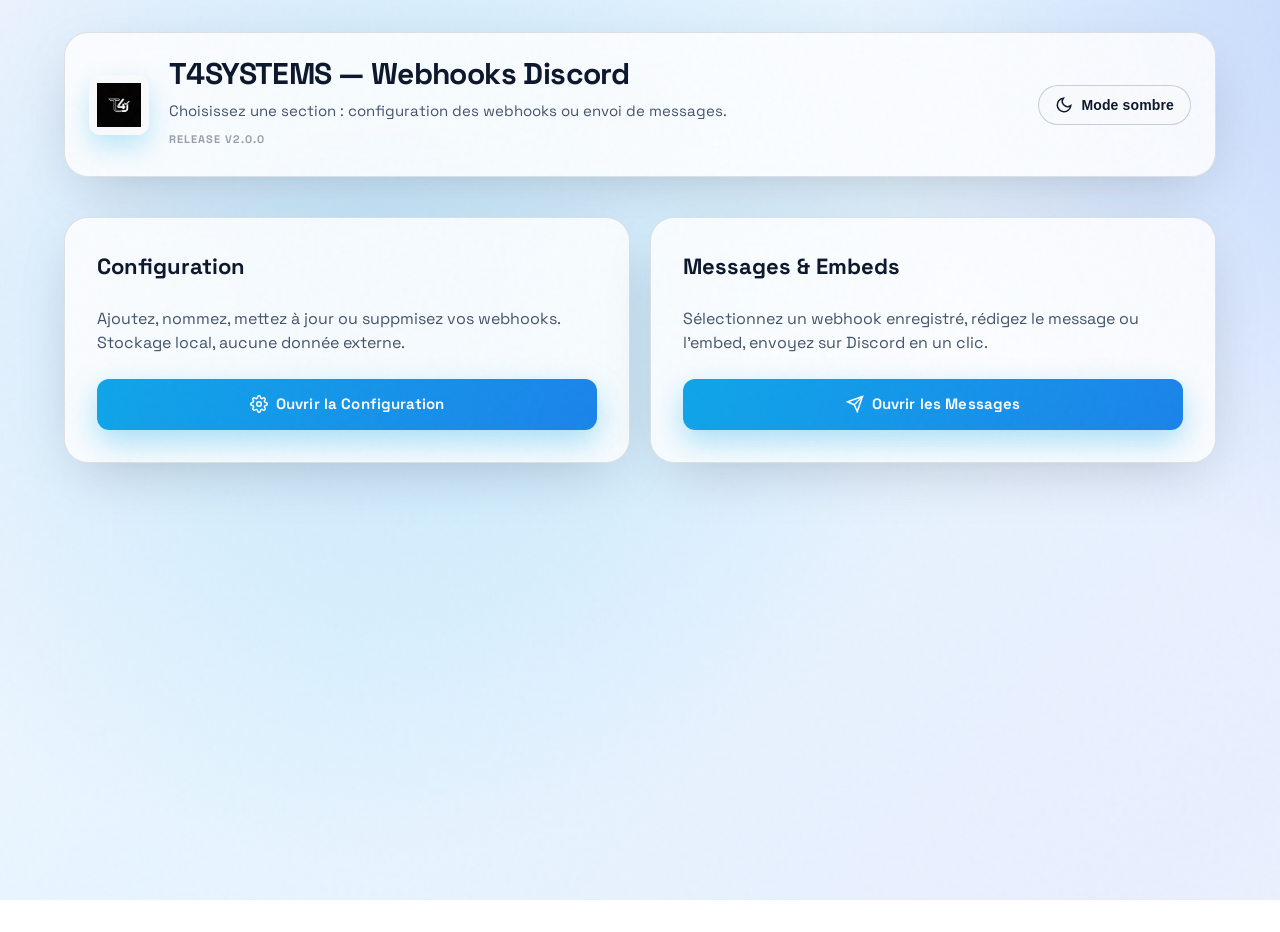
<file: index.html>
<!DOCTYPE html>
<html lang="fr">
<head>
  <meta charset="UTF-8">
  <title>T4SYSTEMS — Hub Webhooks</title>
  <link rel="stylesheet" href="assets/styles/shared.css">
  <script>
    (function() {
      const theme = localStorage.getItem('te_theme') || 'light';
      document.documentElement.setAttribute('data-theme', theme);
      document.addEventListener('DOMContentLoaded', () => {
        const btn = document.getElementById('themeToggle');
        if (!btn) return;
        const setLabel = (t) => {
          btn.innerHTML = t === 'light' 
            ? '<svg width="18" height="18" fill="none" stroke="currentColor" stroke-width="2" viewBox="0 0 24 24"><path d="M21 12.79A9 9 0 1111.21 3 7 7 0 0021 12.79z"></path></svg> Mode sombre' 
            : '<svg width="18" height="18" fill="none" stroke="currentColor" stroke-width="2" viewBox="0 0 24 24"><circle cx="12" cy="12" r="5"></circle><line x1="12" y1="1" x2="12" y2="3"></line><line x1="12" y1="21" x2="12" y2="23"></line><line x1="4.22" y1="4.22" x2="5.64" y2="5.64"></line><line x1="18.36" y1="18.36" x2="19.78" y2="19.78"></line><line x1="1" y1="12" x2="3" y2="12"></line><line x1="21" y1="12" x2="23" y2="12"></line><line x1="4.22" y1="19.78" x2="5.64" y2="18.36"></line><line x1="18.36" y1="5.64" x2="19.78" y2="4.22"></line></svg> Mode clair';
        };
        setLabel(theme);
        btn.onclick = () => {
          const current = document.documentElement.getAttribute('data-theme') === 'dark' ? 'dark' : 'light';
          const next = current === 'light' ? 'dark' : 'light';
          document.documentElement.setAttribute('data-theme', next);
          document.body.setAttribute('data-theme', next);
          localStorage.setItem('te_theme', next);
          setLabel(next);
        };
      });
    })();
  </script>
</head>
<body>
  <div class="page">
    <header>
      <div class="badge"><div class="site-logo"></div></div>
      <div>
        <h1>T4SYSTEMS — Webhooks Discord</h1>
        <p class="sub">Choisissez une section : configuration des webhooks ou envoi de messages.</p>
        <p style="opacity: 0.4; font-size: 11px; margin-top: 8px; font-family: var(--font-head); font-weight: 700; letter-spacing: 1px;">RELEASE V2.0.0</p>
      </div>
      <button class="theme-toggle" id="themeToggle">
        <svg width="18" height="18" fill="none" stroke="currentColor" stroke-width="2" viewBox="0 0 24 24"><path d="M21 12.79A9 9 0 1111.21 3 7 7 0 0021 12.79z"></path></svg> Mode sombre
      </button>
    </header>

    <div class="grid grid-2">
      <div class="card stagger-1">
        <h3>Configuration</h3>
        <p>Ajoutez, nommez, mettez à jour ou suppmisez vos webhooks. Stockage local, aucune donnée externe.</p>
        <a class="button" href="pages/config.html">
          <svg width="18" height="18" fill="none" stroke="currentColor" stroke-width="2" viewBox="0 0 24 24"><circle cx="12" cy="12" r="3"></circle><path d="M19.4 15a1.65 1.65 0 00.33 1.82l.06.06a2 2 0 010 2.83 2 2 0 01-2.83 0l-.06-.06a1.65 1.65 0 00-1.82-.33 1.65 1.65 0 00-1 1.51V21a2 2 0 01-2 2 2 2 0 01-2-2v-.09A1.65 1.65 0 009 19.4a1.65 1.65 0 00-1.82.33l-.06.06a2 2 0 01-2.83 0 2 2 0 010-2.83l.06-.06a1.65 1.65 0 00.33-1.82 1.65 1.65 0 00-1.51-1H3a2 2 0 01-2-2 2 2 0 012-2h.09A1.65 1.65 0 004.6 9a1.65 1.65 0 00-.33-1.82l-.06-.06a2 2 0 010-2.83 2 2 0 012.83 0l.06.06a1.65 1.65 0 001.82.33H9a1.65 1.65 0 001-1.51V3a2 2 0 012-2 2 2 0 012 2v.09a1.65 1.65 0 001 1.51 1.65 1.65 0 001.82-.33l.06-.06a2 2 0 012.83 0 2 2 0 010 2.83l-.06.06a1.65 1.65 0 00-.33 1.82V9a1.65 1.65 0 001.51 1H21a2 2 0 012 2 2 2 0 01-2 2h-.09a1.65 1.65 0 00-1.51 1z"></path></svg>
          Ouvrir la Configuration
        </a>
      </div>
      <div class="card stagger-2">
        <h3>Messages & Embeds</h3>
        <p>Sélectionnez un webhook enregistré, rédigez le message ou l'embed, envoyez sur Discord en un clic.</p>
        <a class="button" href="pages/message.html">
          <svg width="18" height="18" fill="none" stroke="currentColor" stroke-width="2" viewBox="0 0 24 24"><path d="M22 2L11 13"></path><path d="M22 2l-7 20-4-9-9-4 20-7z"></path></svg>
          Ouvrir les Messages
        </a>
      </div>
    </div>
  </div>
</body>
</html>
</file>
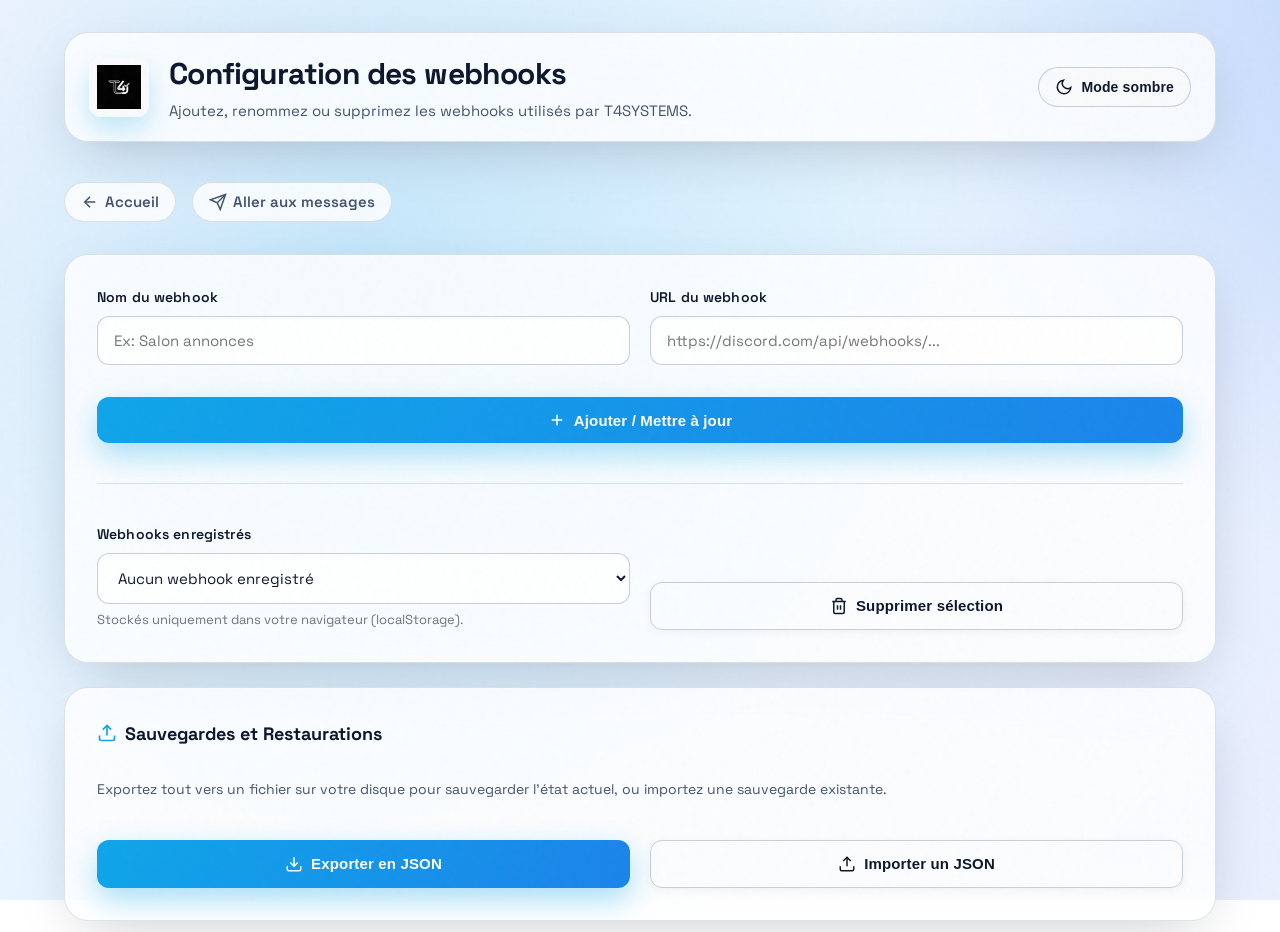
<file: pages/config.html>
<!DOCTYPE html>
<html lang="fr">
<head>
  <meta charset="UTF-8">
  <title>T4SYSTEMS — Configuration Webhooks</title>
  <link rel="stylesheet" href="../assets/styles/shared.css">
  <script>
    (function() {
      const theme = localStorage.getItem('te_theme') || 'light';
      document.documentElement.setAttribute('data-theme', theme);
      document.addEventListener('DOMContentLoaded', () => {
        const btn = document.getElementById('themeToggle');
        if (!btn) return;
        const setLabel = (t) => {
          btn.innerHTML = t === 'light' 
            ? '<svg width="18" height="18" fill="none" stroke="currentColor" stroke-width="2" viewBox="0 0 24 24"><path d="M21 12.79A9 9 0 1111.21 3 7 7 0 0021 12.79z"></path></svg> Mode sombre' 
            : '<svg width="18" height="18" fill="none" stroke="currentColor" stroke-width="2" viewBox="0 0 24 24"><circle cx="12" cy="12" r="5"></circle><line x1="12" y1="1" x2="12" y2="3"></line><line x1="12" y1="21" x2="12" y2="23"></line><line x1="4.22" y1="4.22" x2="5.64" y2="5.64"></line><line x1="18.36" y1="18.36" x2="19.78" y2="19.78"></line><line x1="1" y1="12" x2="3" y2="12"></line><line x1="21" y1="12" x2="23" y2="12"></line><line x1="4.22" y1="19.78" x2="5.64" y2="18.36"></line><line x1="18.36" y1="5.64" x2="19.78" y2="4.22"></line></svg> Mode clair';
        };
        setLabel(theme);
        btn.onclick = () => {
          const current = document.documentElement.getAttribute('data-theme') === 'dark' ? 'dark' : 'light';
          const next = current === 'light' ? 'dark' : 'light';
          document.documentElement.setAttribute('data-theme', next);
          document.body.setAttribute('data-theme', next);
          localStorage.setItem('te_theme', next);
          setLabel(next);
        };
      });
    })();
  </script>
</head>
<body>
  <div class="page">
    <header>
      <div class="badge"><div class="site-logo"></div></div>
      <div>
        <h1>Configuration des webhooks</h1>
        <p class="sub">Ajoutez, renommez ou supprimez les webhooks utilisés par T4SYSTEMS.</p>
      </div>
      <button class="theme-toggle" id="themeToggle">
        <svg width="18" height="18" fill="none" stroke="currentColor" stroke-width="2" viewBox="0 0 24 24"><path d="M21 12.79A9 9 0 1111.21 3 7 7 0 0021 12.79z"></path></svg> Mode sombre
      </button>
    </header>

    <div class="grid" style="gap:24px;">
      <div class="top-actions stagger-1">
        <a href="../index.html">
          <svg width="18" height="18" fill="none" stroke="currentColor" stroke-width="2" viewBox="0 0 24 24"><line x1="19" y1="12" x2="5" y2="12"></line><polyline points="12 19 5 12 12 5"></polyline></svg>
          Accueil
        </a>
        <a href="message.html">
          <svg width="18" height="18" fill="none" stroke="currentColor" stroke-width="2" viewBox="0 0 24 24"><path d="M22 2L11 13"></path><path d="M22 2l-7 20-4-9-9-4 20-7z"></path></svg>
          Aller aux messages
        </a>
      </div>

      <div class="card stagger-2">
        <div class="grid grid-2">
          <div>
            <label>Nom du webhook</label>
            <input id="whName" placeholder="Ex: Salon annonces">
          </div>
          <div>
            <label>URL du webhook</label>
            <input id="whUrl" placeholder="https://discord.com/api/webhooks/...">
          </div>
        </div>
        <div class="row" style="margin-top:8px;">
          <button id="addWh">
            <svg width="18" height="18" fill="none" stroke="currentColor" stroke-width="2" viewBox="0 0 24 24"><line x1="12" y1="5" x2="12" y2="19"></line><line x1="5" y1="12" x2="19" y2="12"></line></svg>
            Ajouter / Mettre à jour
          </button>
        </div>
        
        <hr style="border:0; border-top:1px solid var(--panel-border); margin: 16px 0;">
        
        <div class="grid grid-2" style="align-items: end;">
          <div>
            <label>Webhooks enregistrés</label>
            <select id="whSelect"></select>
            <div style="color: var(--text-muted); font-size: 13px; margin-top:6px;">Stockés uniquement dans votre navigateur (localStorage).</div>
          </div>
          <div class="row">
            <button class="btn-secondary" id="delWh">
              <svg width="18" height="18" fill="none" stroke="currentColor" stroke-width="2" viewBox="0 0 24 24"><polyline points="3 6 5 6 21 6"></polyline><path d="M19 6v14a2 2 0 01-2 2H7a2 2 0 01-2-2V6m3 0V4a2 2 0 012-2h4a2 2 0 012 2v2"></path><line x1="10" y1="11" x2="10" y2="17"></line><line x1="14" y1="11" x2="14" y2="17"></line></svg>
              Supprimer sélection
            </button>
          </div>
        </div>
        
        <div id="status" class="status"></div>
      </div>
      
      <div class="card stagger-3">
        <h3 style="margin: 0 0 16px 0; font-family: var(--font-head); font-size: 18px; display: flex; align-items: center; gap: 8px;">
          <svg width="20" height="20" fill="none" stroke="currentColor" stroke-width="2" viewBox="0 0 24 24" style="color: var(--accent);"><path d="M21 15v4a2 2 0 01-2 2H5a2 2 0 01-2-2v-4"></path><polyline points="17 8 12 3 7 8"></polyline><line x1="12" y1="3" x2="12" y2="15"></line></svg>
          Sauvegardes et Restaurations
        </h3>
        <p style="color: var(--text-secondary); margin-top: -8px; margin-bottom: 16px; font-size: 14px;">
          Exportez tout vers un fichier sur votre disque pour sauvegarder l'état actuel, ou importez une sauvegarde existante.
        </p>
        <div class="grid grid-2">
          <button class="button" id="exportBtn">
            <svg width="18" height="18" fill="none" stroke="currentColor" stroke-width="2" viewBox="0 0 24 24"><path d="M21 15v4a2 2 0 01-2 2H5a2 2 0 01-2-2v-4"></path><polyline points="7 10 12 15 17 10"></polyline><line x1="12" y1="15" x2="12" y2="3"></line></svg>
            Exporter en JSON
          </button>
          
          <button class="btn-secondary" id="importBtn" style="display:flex; justify-content:center; align-items:center; cursor:pointer;">
            <svg width="18" height="18" fill="none" stroke="currentColor" stroke-width="2" viewBox="0 0 24 24"><path d="M21 15v4a2 2 0 01-2 2H5a2 2 0 01-2-2v-4"></path><polyline points="17 8 12 3 7 8"></polyline><line x1="12" y1="3" x2="12" y2="15"></line></svg>
            Importer un JSON
          </button>
          <input type="file" id="fileInput" accept=".json" style="display:none;">
        </div>
      </div>
    </div>
  </div>

  <div class="toast-container" id="toastContainer"></div>

  <script>
    const $ = id => document.getElementById(id);
    const LS_KEY = "webhooks";
    const WEBHOOK_RE = /^https?:\/\/(?:ptb\.|canary\.)?discord\.com\/api\/webhooks\/\d+\/[A-Za-z0-9_-]+$/;

    function spawnToast(msg, type="ok") {
      const variant = type === "err" ? "err" : "ok";
      const container = $("toastContainer");
      const toast = document.createElement("div");
      toast.className = `toast ${variant}`;
      
      const icon = variant === "ok" 
        ? '<svg class="toast-icon" fill="none" stroke="currentColor" stroke-width="2" viewBox="0 0 24 24"><path d="M22 11.08V12a10 10 0 11-5.93-9.14"></path><polyline points="22 4 12 14.01 9 11.01"></polyline></svg>'
        : '<svg class="toast-icon" fill="none" stroke="currentColor" stroke-width="2" viewBox="0 0 24 24"><circle cx="12" cy="12" r="10"></circle><line x1="15" y1="9" x2="9" y2="15"></line><line x1="9" y1="9" x2="15" y2="15"></line></svg>';
      
      toast.innerHTML = `${icon}<span>${msg}</span>`;
      container.appendChild(toast);
      
      setTimeout(() => {
        toast.classList.add("fadeOut");
        setTimeout(() => toast.remove(), 500);
      }, 4000);
    }

    function loadWebhooks() {
      const data = JSON.parse(localStorage.getItem(LS_KEY) || "[]");
      const sel = $("whSelect");
      sel.innerHTML = "";
      if (!data.length) {
        const opt = document.createElement("option");
        opt.text = "Aucun webhook enregistré";
        opt.value = "";
        sel.add(opt);
      } else {
        data.forEach(({name,url}) => {
          const opt = document.createElement("option");
          opt.text = name;
          opt.value = url;
          sel.add(opt);
        });
      }
    }

    function validateWebhook(url) {
      return WEBHOOK_RE.test(url);
    }

    function saveWebhook(name, url) {
      const list = JSON.parse(localStorage.getItem(LS_KEY) || "[]");
      const existing = list.find(w => w.name === name);
      if (existing) existing.url = url; else list.push({name,url});
      localStorage.setItem(LS_KEY, JSON.stringify(list));
      loadWebhooks();
      $("whSelect").value = url;
    }

    function deleteWebhook(url) {
      const list = JSON.parse(localStorage.getItem(LS_KEY) || "[]")
        .filter(w => w.url !== url);
      localStorage.setItem(LS_KEY, JSON.stringify(list));
      loadWebhooks();
    }

    $("addWh").onclick = () => {
      const name = $("whName").value.trim();
      const url = $("whUrl").value.trim();
      if (!name || !url) return spawnToast("Nom et URL sont requis.", "err");
      if (!validateWebhook(url)) return spawnToast("URL du webhook invalide.", "err");
      saveWebhook(name, url);
      spawnToast("Webhook enregistré.");
      $("whName").value = "";
      $("whUrl").value = "";
    };

    $("delWh").onclick = () => {
      const url = $("whSelect").value;
      if (!url) return spawnToast("Choisissez un webhook à supprimer.", "err");
      deleteWebhook(url);
      spawnToast("Webhook supprimé.");
    };

    $("exportBtn").onclick = () => {
      const state = {
        webhooks: JSON.parse(localStorage.getItem(LS_KEY) || "[]"),
        te_templates: JSON.parse(localStorage.getItem("te_templates") || "[]")
      };
      
      const dataStr = "data:text/json;charset=utf-8," + encodeURIComponent(JSON.stringify(state, null, 2));
      const downloadAnchor = document.createElement("a");
      downloadAnchor.setAttribute("href", dataStr);
      downloadAnchor.setAttribute("download", `t4systems-backup.json`);
      document.body.appendChild(downloadAnchor);
      downloadAnchor.click();
      downloadAnchor.remove();
      
      spawnToast("Sauvegarde exportée avec succès !");
    };

    $("importBtn").onclick = () => $("fileInput").click();

    $("fileInput").onchange = (e) => {
      const file = e.target.files[0];
      if (!file) return;
      
      const reader = new FileReader();
      reader.onload = (event) => {
        try {
          const data = JSON.parse(event.target.result);
          if (data.webhooks) localStorage.setItem(LS_KEY, JSON.stringify(data.webhooks));
          if (data.te_templates) localStorage.setItem("te_templates", JSON.stringify(data.te_templates));
          loadWebhooks();
          spawnToast("Données importées avec succès !");
        } catch (err) {
          spawnToast("Erreur : fichier JSON invalide ou corrompu.", false);
        }
        $("fileInput").value = "";
      };
      reader.readAsText(file);
    };

    loadWebhooks();
  </script>
</body>
</html>
</file>
<file: assets/styles/shared.css>
@import url('https://fonts.googleapis.com/css2?family=Space+Grotesk:wght@400;500;600;700&family=Inter:wght@400;500;600&display=swap');

:root {
  /* Typography */
  --font-sans: 'Space Grotesk', 'Inter', system-ui, -apple-system, sans-serif;
  --font-head: 'Space Grotesk', var(--font-sans);

  /* Light Theme Colors */
  --bg-1: #f4f6fb;
  --bg-2: #e9efff;
  --bg-3: #e7f5ff;
  --bg-4: #f7f7ff;
  
  --panel-bg: rgba(255, 255, 255, 0.82);
  --panel-sub-bg: rgba(248, 250, 252, 0.9);
  --panel-border: rgba(99, 115, 129, 0.2);
  --panel-shadow: 0 18px 60px -20px rgba(15, 23, 42, 0.25);

  --text-primary: #0b162b;
  --text-secondary: #42526b;
  --text-muted: #6b7280;

  --accent: #0ea5e9;
  --accent-hover: #0284c7;
  --accent-light: rgba(14, 165, 233, 0.12);
  --accent-gradient: linear-gradient(120deg, #0ea5e9 0%, #2563eb 100%);
  --accent-glow: rgba(14, 165, 233, 0.35);

  --field-bg: rgba(255, 255, 255, 0.85);
  --field-border: rgba(148, 163, 184, 0.5);
  --field-border-focus: #0ea5e9;

  --status-ok-bg: #e8fff6;
  --status-ok-border: #a4f3ce;
  --status-ok-text: #0f5132;
  --status-err-bg: #fff1f2;
  --status-err-border: #fecdd3;
  --status-err-text: #9f1239;

  --radius-sm: 8px;
  --radius-md: 12px;
  --radius-lg: 18px;
  --radius-xl: 24px;

  --logo-url: url('../images/logo-dark.png');
}

html[data-theme="dark"] {
  /* Dark Theme Colors */
  --bg-1: #060915;
  --bg-2: #0c1224;
  --bg-3: #0b1d32;
  --bg-4: #0d203a;
  
  --panel-bg: rgba(15, 23, 42, 0.65);
  --panel-sub-bg: rgba(20, 32, 54, 0.8);
  --panel-border: rgba(255, 255, 255, 0.08);
  --panel-shadow: 0 28px 80px -24px rgba(0, 0, 0, 0.7);

  --text-primary: #e8edf5;
  --text-secondary: #c1c8d6;
  --text-muted: #9aa6be;

  --accent: #38bdf8;
  --accent-hover: #0ea5e9;
  --accent-light: rgba(56, 189, 248, 0.18);
  --accent-gradient: linear-gradient(135deg, #38bdf8 0%, #1d4ed8 100%);
  --accent-glow: rgba(56, 189, 248, 0.45);

  --field-bg: rgba(12, 18, 36, 0.7);
  --field-border: rgba(78, 93, 120, 0.7);
  --field-border-focus: #38bdf8;

  --status-ok-bg: rgba(12, 92, 58, 0.35);
  --status-ok-border: #22c55e;
  --status-ok-text: #c5f5d6;
  --status-err-bg: rgba(112, 26, 45, 0.35);
  --status-err-border: #ef4444;
  --status-err-text: #fecdd3;
}

* { box-sizing: border-box; }

body {
  margin: 0; 
  min-height: 100vh; 
  background: radial-gradient(circle at 20% 20%, rgba(14,165,233,0.18), transparent 35%),
              radial-gradient(circle at 80% 0%, rgba(37,99,235,0.20), transparent 30%),
              linear-gradient(-45deg, var(--bg-1), var(--bg-2), var(--bg-3), var(--bg-4));
  background-size: 140% 140%;
  animation: gradientBG 18s ease infinite;
  background-attachment: fixed;
  color: var(--text-primary);
  font-family: var(--font-sans);
  line-height: 1.5;
  -webkit-font-smoothing: antialiased;
}

/* Noise overlay for glass effect */
body::before {
  content: "";
  position: fixed;
  top: 0; left: 0; right: 0; bottom: 0;
  pointer-events: none;
  background-image: url("data:image/svg+xml,%3Csvg viewBox='0 0 200 200' xmlns='http://www.w3.org/2000/svg'%3E%3Cfilter id='noiseFilter'%3E%3CfeTurbulence type='fractalNoise' baseFrequency='0.7' numOctaves='3' stitchTiles='stitch'/%3E%3C/filter%3E%3Crect width='100%25' height='100%25' filter='url(%23noiseFilter)' opacity='0.03'/%3E%3C/svg%3E");
  z-index: 9999;
}

/* Animations */
@keyframes gradientBG {
  0% { background-position: 0% 50%; }
  50% { background-position: 100% 50%; }
  100% { background-position: 0% 50%; }
}

@keyframes fadeIn {
  from { opacity: 0; transform: translateY(15px); }
  to { opacity: 1; transform: translateY(0); }
}

.stagger-1 { animation: fadeIn 0.4s cubic-bezier(0.16, 1, 0.3, 1) forwards; animation-delay: 0.05s; opacity: 0; }
.stagger-2 { animation: fadeIn 0.4s cubic-bezier(0.16, 1, 0.3, 1) forwards; animation-delay: 0.1s; opacity: 0; }
.stagger-3 { animation: fadeIn 0.4s cubic-bezier(0.16, 1, 0.3, 1) forwards; animation-delay: 0.15s; opacity: 0; }
.stagger-4 { animation: fadeIn 0.4s cubic-bezier(0.16, 1, 0.3, 1) forwards; animation-delay: 0.2s; opacity: 0; }
.stagger-5 { animation: fadeIn 0.4s cubic-bezier(0.16, 1, 0.3, 1) forwards; animation-delay: 0.25s; opacity: 0; }
.stagger-6 { animation: fadeIn 0.4s cubic-bezier(0.16, 1, 0.3, 1) forwards; animation-delay: 0.3s; opacity: 0; }

.page {
  max-width: 1200px;
  margin: 0 auto 60px;
  padding: 0 24px;
}

/* Header */
header {
  max-width: 1200px;
  margin: 32px auto 40px;
  padding: 18px 24px;
  display: flex;
  align-items: center;
  gap: 20px;
  background: var(--panel-bg);
  backdrop-filter: blur(12px);
  -webkit-backdrop-filter: blur(12px);
  border: 1px solid var(--panel-border);
  border-radius: var(--radius-xl);
  box-shadow: var(--panel-shadow);
  animation: fadeIn 0.3s ease-out forwards;
}

.badge {
  width: 60px;
  height: 60px;
  border-radius: var(--radius-md);
  box-shadow: 0 12px 26px rgba(14, 165, 233, 0.25);
  flex-shrink: 0;
  display: flex;
  align-items: center;
  justify-content: center;
  background: var(--panel-sub-bg);
}

.logo-icon {
  width: 100%;
  height: 100%;
  border-radius: var(--radius-md);
  object-fit: cover;
  background: var(--accent-gradient);
}

h1 {
  margin: 0;
  font-family: var(--font-head);
  font-size: 30px;
  font-weight: 700;
  letter-spacing: -0.02em;
  color: var(--text-primary);
}

.sub {
  margin: 4px 0 0;
  color: var(--text-secondary);
  font-size: 15px;
}

/* Glass Cards */
.card {
  background: var(--panel-bg);
  backdrop-filter: blur(20px);
  -webkit-backdrop-filter: blur(20px);
  border: 1px solid var(--panel-border);
  border-radius: var(--radius-xl);
  box-shadow: var(--panel-shadow);
  padding: 32px;
  display: grid;
  gap: 24px;
  position: relative;
  overflow: hidden;
  transition: transform 0.4s cubic-bezier(0.16, 1, 0.3, 1), box-shadow 0.4s cubic-bezier(0.16, 1, 0.3, 1);
}

.card:hover {
  transform: translateY(-4px);
  box-shadow: 0 25px 60px -12px rgba(0, 0, 0, 0.2);
}

.card::before {
  content: "";
  position: absolute;
  top: 0; left: 0; right: 0; bottom: 0;
  border-radius: var(--radius-xl);
  padding: 1px;
  background: linear-gradient(135deg, rgba(255,255,255,0.4) 0%, transparent 50%, rgba(255,255,255,0.1) 100%);
  -webkit-mask: linear-gradient(#fff 0 0) content-box, linear-gradient(#fff 0 0);
  -webkit-mask-composite: xor;
  mask: linear-gradient(#fff 0 0) content-box, linear-gradient(#fff 0 0);
  mask-composite: exclude;
  pointer-events: none;
}

.card::after {
  content: "";
  position: absolute;
  top: -50%; left: -50%; width: 200%; height: 200%;
  background: radial-gradient(circle at center, rgba(14, 165, 233, 0.16), transparent 38%);
  opacity: 0;
  transition: opacity 0.4s ease;
  pointer-events: none;
  z-index: 0;
}

.card:hover::after {
  opacity: 1;
}

.card > * {
  position: relative;
  z-index: 1;
}

.card h3 {
  margin: 0;
  font-family: var(--font-head);
  font-size: 22px;
  color: var(--text-primary);
}

.card p {
  color: var(--text-secondary);
  margin: 0;
}

/* Grids */
.grid { display: grid; gap: 20px; }
.grid-2 { grid-template-columns: repeat(auto-fit, minmax(300px, 1fr)); }
.grid-3 { grid-template-columns: repeat(auto-fit, minmax(220px, 1fr)); }

/* Forms */
label {
  font-weight: 600;
  font-size: 14px;
  display: block;
  margin-bottom: 8px;
  color: var(--text-primary);
  letter-spacing: 0.01em;
}

input:not([type="checkbox"]):not([type="color"]), textarea, select {
  width: 100%;
  padding: 14px 16px;
  border-radius: var(--radius-md);
  border: 1px solid var(--field-border);
  font-size: 15px;
  font-family: var(--font-sans);
  background: var(--field-bg);
  color: var(--text-primary);
  transition: all 0.3s cubic-bezier(0.16, 1, 0.3, 1);
  box-shadow: inset 0 2px 4px rgba(0,0,0,0.02);
}

input:not([type="checkbox"]):not([type="color"]):focus, textarea:focus, select:focus {
  outline: none;
  border-color: var(--field-border-focus);
  box-shadow: 0 0 0 4px var(--accent-light), inset 0 2px 4px rgba(0,0,0,0.02);
  background: var(--panel-bg);
  transform: translateY(-1px);
}

textarea {
  min-height: 100px;
  resize: vertical;
}

/* Checkbox */
input[type="checkbox"] {
  appearance: none;
  width: 20px;
  height: 20px;
  border: 1px solid var(--field-border);
  border-radius: 6px;
  background: var(--field-bg);
  cursor: pointer;
  position: relative;
  transition: all 0.2s ease;
}

input[type="checkbox"]:checked {
  background: var(--accent);
  border-color: var(--accent);
}

input[type="checkbox"]:checked::after {
  content: "✔";
  position: absolute;
  color: white;
  font-size: 14px;
  top: 50%; left: 50%;
  transform: translate(-50%, -50%);
}

/* Color Picker */
input[type="color"] {
  width: 100%;
  height: 48px;
  border-radius: var(--radius-md);
  border: 1px solid var(--field-border);
  cursor: pointer;
  background: var(--field-bg);
  padding: 4px;
}
input[type="color"]::-webkit-color-swatch-wrapper { padding: 0; }
input[type="color"]::-webkit-color-swatch { border: none; border-radius: 8px; }

/* Buttons */
.button, button {
  display: inline-flex;
  align-items: center;
  justify-content: center;
  gap: 8px;
  cursor: pointer;
  background: var(--accent-gradient);
  background-size: 200% auto;
  color: #ffffff;
  border: none;
  font-weight: 650;
  letter-spacing: 0.01em;
  font-size: 15px;
  padding: 14px 24px;
  border-radius: var(--radius-md);
  transition: all 0.25s cubic-bezier(0.16, 1, 0.3, 1);
  text-decoration: none;
  box-shadow: 0 12px 30px var(--accent-glow);
  position: relative;
  overflow: hidden;
}

.button:hover, button:hover {
  transform: translateY(-2px);
  background-position: right center;
  box-shadow: 0 16px 32px var(--accent-glow);
}

.button:active, button:active {
  transform: translateY(1px);
  box-shadow: 0 4px 12px var(--accent-glow);
}

.btn-secondary {
  background: transparent;
  color: var(--text-primary);
  border: 1px solid var(--field-border);
  box-shadow: 0 2px 10px rgba(0, 0, 0, 0.05);
}

.btn-secondary:hover {
  background: var(--accent-light);
  border-color: var(--accent);
  box-shadow: 0 6px 18px rgba(14, 165, 233, 0.22);
  color: var(--text-primary);
}

.row { display: flex; gap: 16px; flex-wrap: wrap; }
.row button { flex: 1; }

/* Top Actions */
.top-actions {
  display: flex;
  gap: 16px;
  align-items: center;
  margin-bottom: 8px;
}

.top-actions a {
  text-decoration: none;
  color: var(--text-secondary);
  font-weight: 600;
  font-size: 15px;
  display: inline-flex;
  align-items: center;
  gap: 6px;
  padding: 8px 16px;
  border-radius: 999px;
  background: var(--panel-bg);
  border: 1px solid var(--panel-border);
  transition: all 0.2s ease;
}

.top-actions a:hover {
  color: var(--accent);
  border-color: var(--accent);
  background: var(--accent-light);
}

/* Pill / Tags */
.pill {
  display: inline-flex;
  align-items: center;
  gap: 8px;
  padding: 8px 14px;
  border-radius: 999px;
  background: linear-gradient(120deg, rgba(14,165,233,0.16), rgba(37,99,235,0.12));
  color: var(--accent-hover);
  font-weight: 700;
  font-size: 12px;
  letter-spacing: 0.08em;
  text-transform: uppercase;
  border: 1px solid rgba(14,165,233,0.35);
  width: fit-content;
}

/* Status Notifications */
.status {
  padding: 16px 20px;
  border-radius: var(--radius-md);
  display: none;
  font-weight: 500;
  font-size: 15px;
  animation: fadeIn 0.3s ease;
  border-left: 4px solid transparent;
}

.ok {
  background: var(--status-ok-bg);
  color: var(--status-ok-text);
  border-top: 1px solid var(--status-ok-border);
  border-right: 1px solid var(--status-ok-border);
  border-bottom: 1px solid var(--status-ok-border);
  border-left-color: var(--status-ok-border);
}

.err {
  background: var(--status-err-bg);
  color: var(--status-err-text);
  border-top: 1px solid var(--status-err-border);
  border-right: 1px solid var(--status-err-border);
  border-bottom: 1px solid var(--status-err-border);
  border-left-color: var(--status-err-border);
}

/* Theme Toggle */
.theme-toggle {
  margin-left: auto;
  background: var(--panel-sub-bg);
  border: 1px solid var(--field-border);
  color: var(--text-primary);
  padding: 10px 16px;
  border-radius: 999px;
  cursor: pointer;
  display: inline-flex;
  align-items: center;
  justify-content: center;
  gap: 8px;
  font-weight: 600;
  box-shadow: none;
  font-size: 14px;
}

.theme-toggle:hover {
  background: var(--field-bg);
  transform: translateY(-2px);
  box-shadow: 0 4px 12px rgba(0, 0, 0, 0.1);
}

/* Discord Preview (Premium styling) */
.preview-box {
  background: #313338; /* Discord dark theme bg */
  border: 1px solid transparent;
  border-radius: var(--radius-xl);
  padding: 24px;
  box-shadow: inset 0 2px 4px rgba(0,0,0,0.12), 0 16px 40px rgba(0,0,0,0.35);
  color: #dbdee1;
  font-family: 'gg sans', 'Helvetica Neue', Helvetica, Arial, sans-serif;
  overflow: hidden;
}

.preview-box .pill {
  background: #1e1f22;
  color: #f2f3f5;
  border: 1px solid #484b51;
  box-shadow: none;
}

.preview-content {
  white-space: pre-wrap;
  color: #dbdee1;
  font-size: 16px;
  margin-top: 16px;
  line-height: 1.5;
}

.preview-embed {
  margin-top: 8px;
  padding: 16px 18px 18px 18px;
  border-left: 4px solid var(--accent);
  background: linear-gradient(135deg, rgba(255,255,255,0.02), rgba(0,0,0,0.08));
  border: 1px solid rgba(255,255,255,0.08);
  border-radius: 12px;
  display: none;
  max-width: 560px;
  box-shadow: 0 16px 40px rgba(0,0,0,0.35);
}

.prev-title {
  font-weight: 700;
  font-size: 16px;
  color: #8ddcff;
  margin-top: 4px;
  margin-bottom: 2px;
}

.prev-title:hover {
  text-decoration: underline;
}

.prev-desc {
  color: #e6e8ee;
  font-size: 14px;
  white-space: pre-wrap;
  line-height: 1.375;
}

.prev-footer {
  margin-top: 8px;
  color: #949ba4;
  font-size: 12px;
  display: flex;
  align-items: center;
  gap: 8px;
  font-weight: 500;
}

.prev-img {
  margin-top: 16px;
  max-width: 100%;
  border-radius: 4px;
  display: none;
}



.site-logo {
  width: 44px;
  height: 44px;
  background-image: var(--logo-url);
  background-position: center;
  background-size: contain;
  background-repeat: no-repeat;
}

/* --- Phase 2: Tabs & Toasts --- */

/* Tabs for Multi-Embed */
.tabs-container {
  display: flex;
  gap: 8px;
  margin-bottom: 20px;
  flex-wrap: wrap;
  padding: 4px;
  background: var(--panel-sub-bg);
  border-radius: var(--radius-lg);
  border: 1px solid var(--panel-border);
  width: fit-content;
}
.tab {
  padding: 8px 16px;
  border-radius: var(--radius-md);
  color: var(--text-secondary);
  font-weight: 600;
  font-size: 13px;
  cursor: pointer;
  transition: all 0.2s cubic-bezier(0.16, 1, 0.3, 1);
  display: flex;
  align-items: center;
  gap: 8px;
  border: 1px solid transparent;
  user-select: none;
}
.tab:hover {
  background: var(--panel-bg);
  color: var(--accent);
}
.tab.active {
  background: var(--panel-bg);
  color: var(--accent);
  border-color: var(--panel-border);
  box-shadow: 0 4px 12px rgba(0,0,0,0.05);
}
.tab-add {
  color: var(--accent);
  font-weight: 700;
}
.tab-remove {
  width: 16px;
  height: 16px;
  display: flex;
  align-items: center;
  justify-content: center;
  border-radius: 4px;
  font-size: 14px;
  opacity: 0.5;
  transition: all 0.2s;
}
.tab-remove:hover {
  background: var(--status-err-bg);
  color: var(--status-err-text);
  opacity: 1;
}

/* Toasts */
.toast-container {
  position: fixed;
  bottom: 30px;
  right: 30px;
  display: flex;
  flex-direction: column;
  gap: 12px;
  z-index: 10000;
  pointer-events: none;
}
.toast {
  pointer-events: auto;
  padding: 16px 20px;
  border-radius: var(--radius-lg);
  background: var(--panel-bg);
  backdrop-filter: blur(20px);
  -webkit-backdrop-filter: blur(20px);
  border: 1px solid var(--panel-border);
  box-shadow: var(--panel-shadow);
  color: var(--text-primary);
  font-weight: 600;
  font-size: 14px;
  display: flex;
  align-items: center;
  gap: 12px;
  min-width: 280px;
  max-width: 400px;
  transform: translateX(120%);
  animation: toastIn 0.5s cubic-bezier(0.16, 1, 0.3, 1) forwards;
}
@keyframes toastIn {
  to { transform: translateX(0); }
}
.toast-icon {
  width: 20px;
  height: 20px;
  flex-shrink: 0;
}
.toast.ok .toast-icon { color: #10b981; }
.toast.err .toast-icon { color: #ef4444; }
.toast.fadeOut {
  animation: toastOut 0.5s cubic-bezier(0.16, 1, 0.3, 1) forwards;
}
@keyframes toastOut {
  from { transform: translateX(0); opacity: 1; }
  to { transform: translateX(120%); opacity: 0; }
}

/* Toolbar Mentions */
.toolbar {
  display: flex;
  gap: 8px;
  margin-bottom: 10px;
  flex-wrap: wrap;
}
.btn-tool {
  padding: 6px 12px;
  font-size: 12px;
  font-weight: 700;
  background: var(--panel-sub-bg);
  border: 1px solid var(--panel-border);
  border-radius: var(--radius-sm);
  color: var(--text-secondary);
  cursor: pointer;
  transition: all 0.2s cubic-bezier(0.16, 1, 0.3, 1);
  text-transform: uppercase;
  letter-spacing: 0.5px;
  display: flex;
  align-items: center;
  gap: 6px;
}
.btn-tool:hover {
  background: var(--panel-bg);
  color: var(--accent);
  border-color: var(--accent);
  transform: translateY(-1px);
}
.btn-tool svg {
  opacity: 0.7;
}

/* History System */
.history-item {
  padding: 12px 16px;
  border-bottom: 1px solid var(--panel-border);
  cursor: pointer;
  transition: all 0.2s cubic-bezier(0.16, 1, 0.3, 1);
  display: flex;
  justify-content: space-between;
  align-items: center;
  background: transparent;
}
.history-item:last-child { border-bottom: none; }
.history-item:hover {
  background: var(--panel-bg);
  padding-left: 20px;
}
.history-info {
  display: flex;
  flex-direction: column;
  gap: 2px;
  min-width: 0;
}
.history-title {
  font-weight: 700;
  font-size: 13px;
  color: var(--text-primary);
  white-space: nowrap;
  overflow: hidden;
  text-overflow: ellipsis;
}
.history-date {
  font-size: 11px;
  color: var(--text-muted);
}
.history-badge {
  font-size: 10px;
  padding: 2px 6px;
  border-radius: 4px;
  background: var(--accent-light);
  color: var(--accent);
  font-weight: 700;
}
</file>
